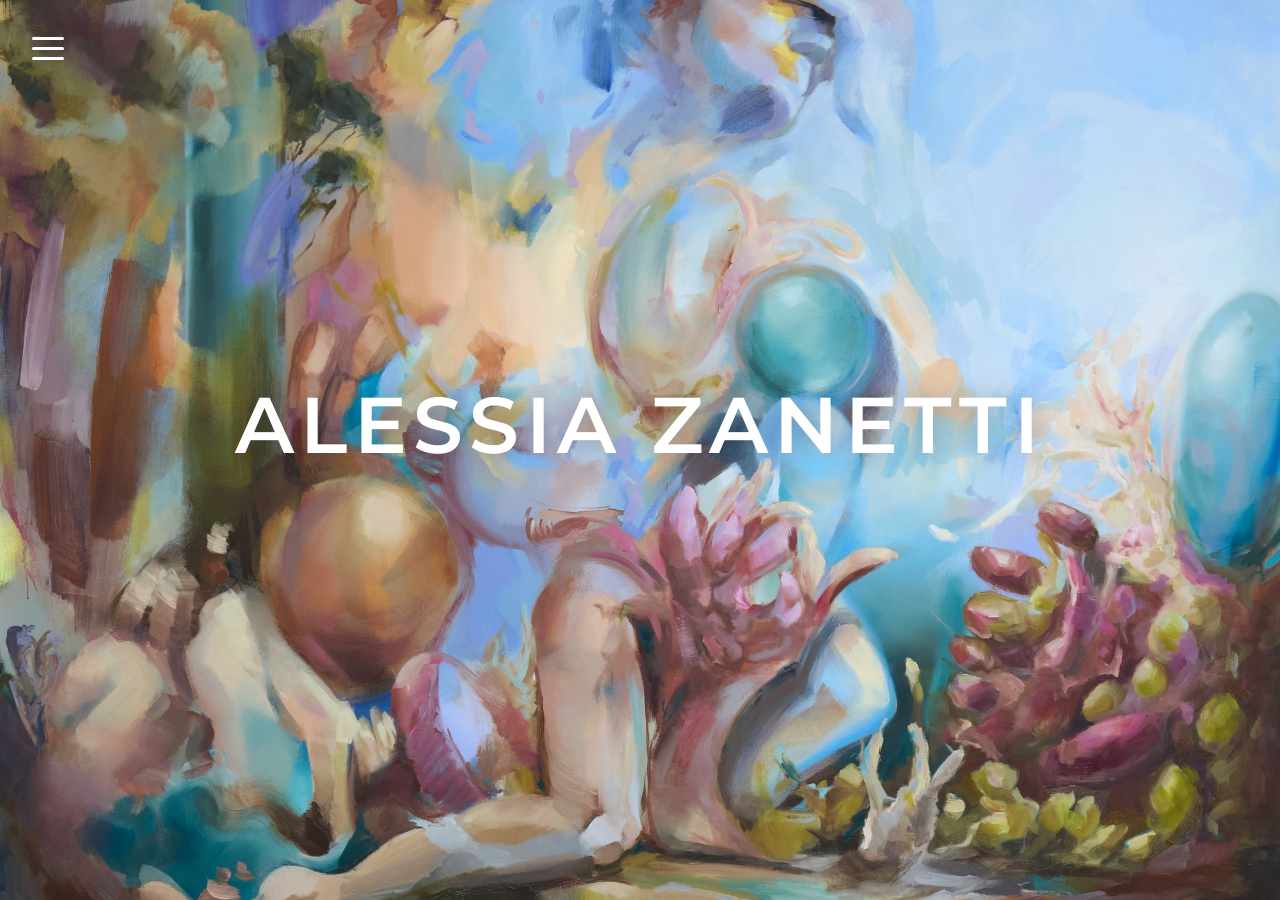
<file: index.html>
<!DOCTYPE html>
<html lang="en">
<head>
  <meta charset="utf-8">
  <meta name="viewport" content="width=device-width, initial-scale=1">
  <title>Alessia Zanetti</title>
  <meta name="description" content="Paintings by Alessia Zanetti, an Eora/Sydney-based artist working in oil on canvas.">
  <meta property="og:title" content="Alessia Zanetti">
  <meta property="og:description" content="Paintings by Alessia Zanetti, an Eora/Sydney-based artist working in oil on canvas.">
  <meta property="og:image" content="https://alessiazanetti.com/images/paintings/nothing-is-connected-to-everything.jpg">
  <link rel="preload" href="images/paintings/nothing-is-connected-to-everything.jpg" as="image">
  <link rel="preload" href="fonts/montserrat-latin-600-normal.woff2" as="font" type="font/woff2" crossorigin>
  <link rel="stylesheet" href="css/intro.css">
  <!-- without JavaScript, show the menu straight away -->
  <noscript><style>.intro-wash, .intro-nav, .intro-social { opacity: 1 !important; visibility: visible !important; transform: none !important; } .intro-name { color: var(--intro-ink) !important; text-shadow: none !important; } .menu-button { display: none; }</style></noscript>
</head>
<body class="intro">
  <!--
    Landing page. To change the painting, point the <img> below (and the preload
    link above) at another file in images/paintings/. It always fills the screen
    and keeps its proportions; object-position in css/intro.css sets which part
    stays in view.
  -->
  <img class="intro-bg" src="images/paintings/nothing-is-connected-to-everything.jpg" alt="">
  <div class="intro-wash"></div>

  <button class="menu-button" type="button" aria-expanded="false" aria-controls="intro-nav">
    <span></span><span></span><span></span>
    <b class="visually-hidden">Open menu</b>
  </button>

  <main class="intro-centre">
    <h1 class="intro-name">Alessia Zanetti</h1>
    <nav class="intro-nav" id="intro-nav" aria-label="Main">
      <ul>
        <li><a href="home.html">Home</a></li>
        <li><a href="gallery.html">Gallery</a></li>
        <li><a href="about.html">About</a></li>
        <li><a href="contact.html">Contact</a></li>
      </ul>
    </nav>
  </main>

  <div class="intro-social">
    <a href="https://www.instagram.com/alessia_zanetti/" target="_blank" rel="noopener" aria-label="Instagram">
      <svg viewBox="0 0 24 24" fill="none" stroke="currentColor" stroke-width="1.8" aria-hidden="true"><rect x="3" y="3" width="18" height="18" rx="5"/><circle cx="12" cy="12" r="4.2"/><circle cx="17.4" cy="6.6" r="0.6" fill="currentColor"/></svg>
    </a>
    <a href="mailto:alessia_zanetti@yahoo.it" aria-label="Email">
      <svg viewBox="0 0 24 24" fill="none" stroke="currentColor" stroke-width="1.8" aria-hidden="true"><rect x="3" y="5" width="18" height="14" rx="2"/><path d="m3.5 6.5 8.5 6.5 8.5-6.5"/></svg>
    </a>
  </div>

  <script src="js/intro.js" defer></script>
</body>
</html>
</file>
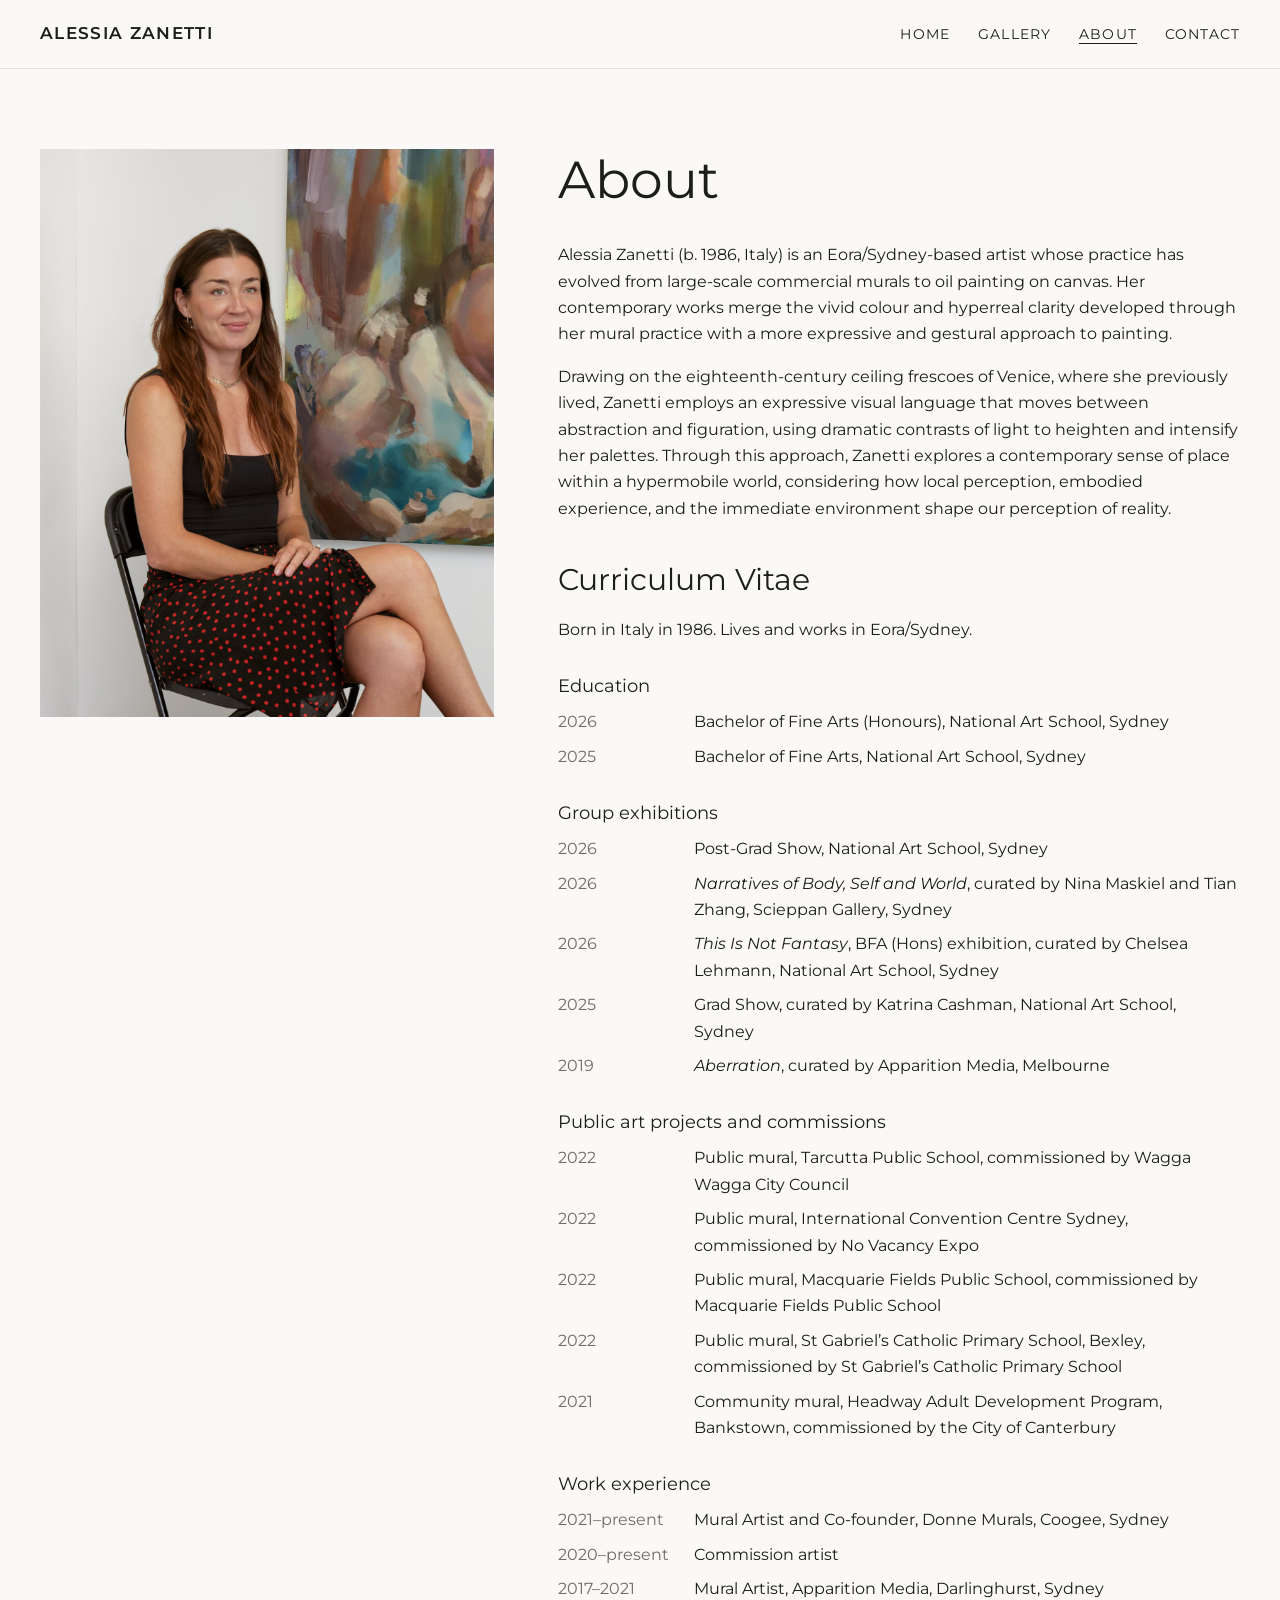
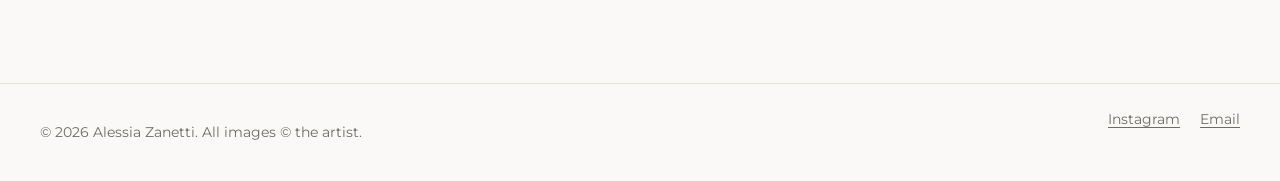
<file: about.html>
<!DOCTYPE html>
<html lang="en">
<head>
  <meta charset="utf-8">
  <meta name="viewport" content="width=device-width, initial-scale=1">
  <title>About — Alessia Zanetti</title>
  <meta name="description" content="Biography and CV of Alessia Zanetti, an Eora/Sydney-based painter working in oil on canvas.">
  <!-- Social sharing preview (replace image with a real painting) -->
  <meta property="og:title" content="About — Alessia Zanetti">
  <meta property="og:description" content="Biography and CV of Alessia Zanetti, an Eora/Sydney-based painter working in oil on canvas.">
  <meta property="og:image" content="https://alessiazanetti.com/images/paintings/nothing-is-connected-to-everything.jpg">
  <link rel="preload" href="fonts/montserrat-latin-400-normal.woff2" as="font" type="font/woff2" crossorigin>
  <link rel="preload" href="fonts/montserrat-latin-600-normal.woff2" as="font" type="font/woff2" crossorigin>
  <link rel="stylesheet" href="css/style.css">
</head>
<body>
  <a class="skip-link" href="#main">Skip to content</a>

  <header class="site-header">
    <div class="container">
      <a class="logo" href="index.html">Alessia Zanetti</a>
      <button class="nav-toggle" aria-expanded="false" aria-controls="site-nav">Menu</button>
      <nav class="site-nav" id="site-nav" aria-label="Main">
        <ul>
          <li><a href="home.html">Home</a></li>
          <li><a href="gallery.html">Gallery</a></li>
          <li><a href="about.html" aria-current="page">About</a></li>
          <li><a href="contact.html">Contact</a></li>
        </ul>
      </nav>
    </div>
  </header>

  <main id="main">
    <section class="section container about-grid">
      <!-- Portrait: replace images/portrait.jpg to change it (portrait format, 4:5, e.g. 1280 × 1600 px) -->
      <div class="portrait">
        <img src="images/portrait.jpg" alt="Alessia Zanetti">
      </div>

      <div>
        <h1>About</h1>
        <p>
          Alessia Zanetti (b. 1986, Italy) is an Eora/Sydney-based artist whose practice has
          evolved from large-scale commercial murals to oil painting on canvas. Her contemporary
          works merge the vivid colour and hyperreal clarity developed through her mural practice
          with a more expressive and gestural approach to painting.
        </p>
        <p>
          Drawing on the eighteenth-century ceiling frescoes of Venice, where she previously lived,
          Zanetti employs an expressive visual language that moves between abstraction and
          figuration, using dramatic contrasts of light to heighten and intensify her palettes.
          Through this approach, Zanetti explores a contemporary sense of place within a
          hypermobile world, considering how local perception, embodied experience, and the
          immediate environment shape our perception of reality.
        </p>

        <div class="cv">
          <h2>Curriculum Vitae</h2>
          <p class="meta">Born in Italy in 1986. Lives and works in Eora/Sydney.</p>

          <h3>Education</h3>
          <dl>
            <dt>2026</dt><dd>Bachelor of Fine Arts (Honours), National Art School, Sydney</dd>
            <dt>2025</dt><dd>Bachelor of Fine Arts, National Art School, Sydney</dd>
          </dl>

          <h3>Group exhibitions</h3>
          <dl>
            <dt>2026</dt><dd>Post-Grad Show, National Art School, Sydney</dd>
            <dt>2026</dt><dd><em>Narratives of Body, Self and World</em>, curated by Nina Maskiel and Tian Zhang, Scieppan Gallery, Sydney</dd>
            <dt>2026</dt><dd><em>This Is Not Fantasy</em>, BFA (Hons) exhibition, curated by Chelsea Lehmann, National Art School, Sydney</dd>
            <dt>2025</dt><dd>Grad Show, curated by Katrina Cashman, National Art School, Sydney</dd>
            <dt>2019</dt><dd><em>Aberration</em>, curated by Apparition Media, Melbourne</dd>
          </dl>

          <h3>Public art projects and commissions</h3>
          <dl>
            <dt>2022</dt><dd>Public mural, Tarcutta Public School, commissioned by Wagga Wagga City Council</dd>
            <dt>2022</dt><dd>Public mural, International Convention Centre Sydney, commissioned by No Vacancy Expo</dd>
            <dt>2022</dt><dd>Public mural, Macquarie Fields Public School, commissioned by Macquarie Fields Public School</dd>
            <dt>2022</dt><dd>Public mural, St Gabriel&rsquo;s Catholic Primary School, Bexley, commissioned by St Gabriel&rsquo;s Catholic Primary School</dd>
            <dt>2021</dt><dd>Community mural, Headway Adult Development Program, Bankstown, commissioned by the City of Canterbury</dd>
          </dl>

          <h3>Work experience</h3>
          <dl>
            <dt>2021&ndash;present</dt><dd>Mural Artist and Co-founder, Donne Murals, Coogee, Sydney</dd>
            <dt>2020&ndash;present</dt><dd>Commission artist</dd>
            <dt>2017&ndash;2021</dt><dd>Mural Artist, Apparition Media, Darlinghurst, Sydney</dd>
          </dl>
        </div>
      </div>
    </section>
  </main>

  <footer class="site-footer">
    <div class="container">
      <p>&copy; <span data-year>2026</span> Alessia Zanetti. All images &copy; the artist.</p>
      <ul>
        <li><a href="https://www.instagram.com/alessia_zanetti/" target="_blank" rel="noopener">Instagram</a></li>
        <li><a href="mailto:alessia_zanetti@yahoo.it">Email</a></li>
      </ul>
    </div>
  </footer>

  <script src="js/gallery.js" defer></script>
</body>
</html>
</file>
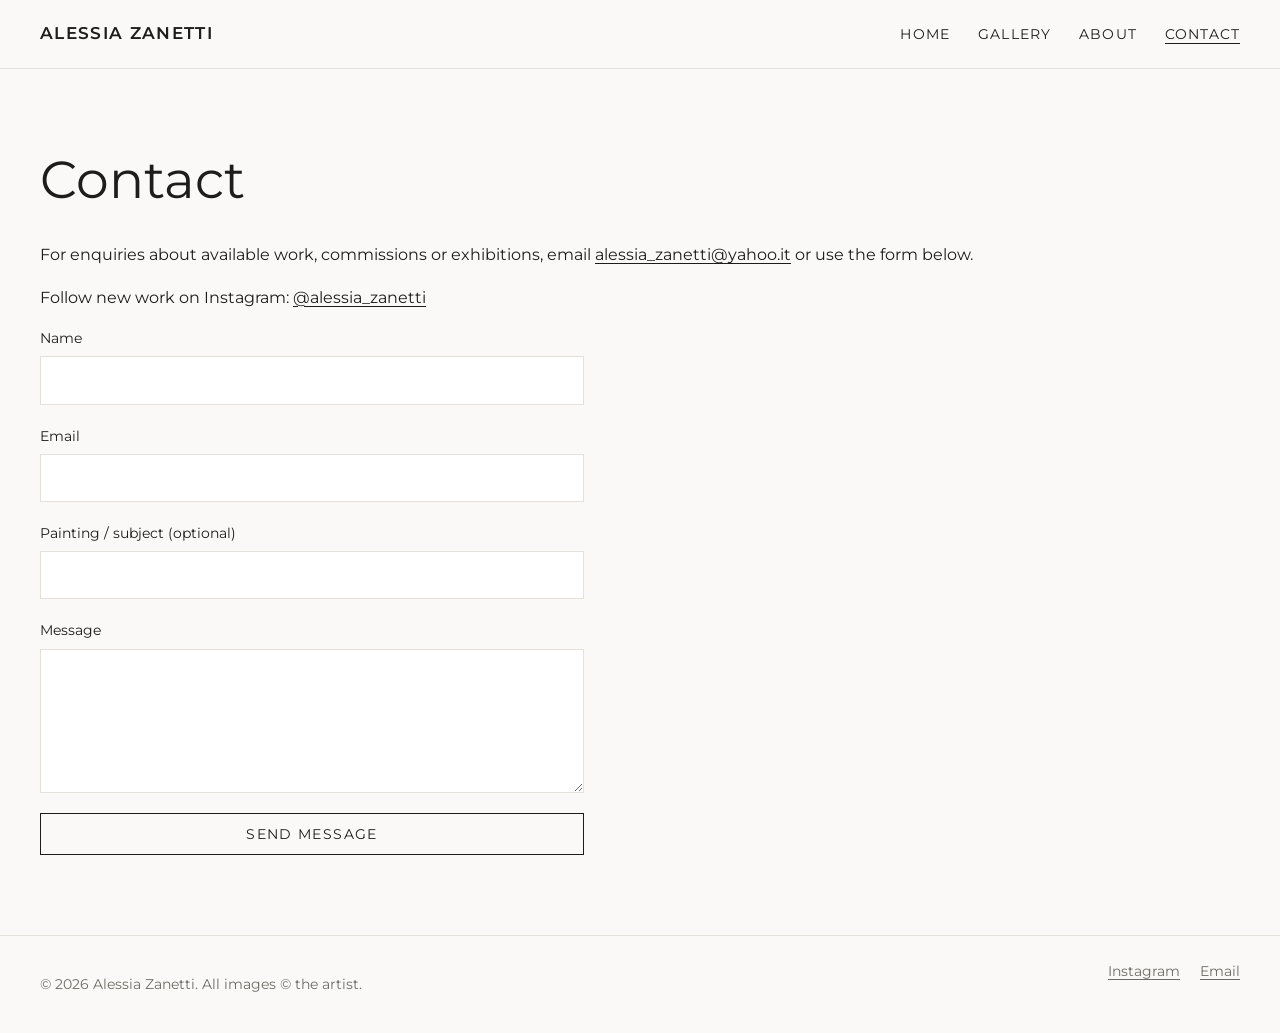
<file: contact.html>
<!DOCTYPE html>
<html lang="en">
<head>
  <meta charset="utf-8">
  <meta name="viewport" content="width=device-width, initial-scale=1">
  <title>Contact — Alessia Zanetti</title>
  <meta name="description" content="Contact Alessia Zanetti about commissions, sales and exhibitions.">
  <!-- Social sharing preview (replace image with a real painting) -->
  <meta property="og:title" content="Contact — Alessia Zanetti">
  <meta property="og:description" content="Contact Alessia Zanetti about commissions, sales and exhibitions.">
  <meta property="og:image" content="https://alessiazanetti.com/images/paintings/nothing-is-connected-to-everything.jpg">
  <link rel="preload" href="fonts/montserrat-latin-400-normal.woff2" as="font" type="font/woff2" crossorigin>
  <link rel="preload" href="fonts/montserrat-latin-600-normal.woff2" as="font" type="font/woff2" crossorigin>
  <link rel="stylesheet" href="css/style.css">
</head>
<body>
  <a class="skip-link" href="#main">Skip to content</a>

  <header class="site-header">
    <div class="container">
      <a class="logo" href="index.html">Alessia Zanetti</a>
      <button class="nav-toggle" aria-expanded="false" aria-controls="site-nav">Menu</button>
      <nav class="site-nav" id="site-nav" aria-label="Main">
        <ul>
          <li><a href="home.html">Home</a></li>
          <li><a href="gallery.html">Gallery</a></li>
          <li><a href="about.html">About</a></li>
          <li><a href="contact.html" aria-current="page">Contact</a></li>
        </ul>
      </nav>
    </div>
  </header>

  <main id="main">
    <section class="section container">
      <h1>Contact</h1>
      <p>
        For enquiries about available work, commissions or exhibitions, email
        <a href="mailto:alessia_zanetti@yahoo.it">alessia_zanetti@yahoo.it</a> or use the form below.
      </p>
      <p>
        Follow new work on Instagram:
        <a href="https://www.instagram.com/alessia_zanetti/" target="_blank" rel="noopener">@alessia_zanetti</a>
      </p>

      <!--
        GitHub Pages can't process forms itself, so submissions go to Formspree
        (formspree.io, form xgaabarr), which emails them on. Manage it in the Formspree dashboard.
      -->
      <form class="contact-form" action="https://formspree.io/f/xgaabarr" method="POST">
        <label>Name
          <input type="text" name="name" autocomplete="name" required>
        </label>
        <label>Email
          <input type="email" name="email" autocomplete="email" required>
        </label>
        <label>Painting / subject (optional)
          <input type="text" name="subject">
        </label>
        <label>Message
          <textarea name="message" required></textarea>
        </label>
        <!-- spam honeypot: humans never see this -->
        <input type="text" name="_gotcha" class="visually-hidden" tabindex="-1" autocomplete="off">
        <button class="button" type="submit">Send message</button>
      </form>
    </section>
  </main>

  <footer class="site-footer">
    <div class="container">
      <p>&copy; <span data-year>2026</span> Alessia Zanetti. All images &copy; the artist.</p>
      <ul>
        <li><a href="https://www.instagram.com/alessia_zanetti/" target="_blank" rel="noopener">Instagram</a></li>
        <li><a href="mailto:alessia_zanetti@yahoo.it">Email</a></li>
      </ul>
    </div>
  </footer>

  <script src="js/gallery.js" defer></script>
</body>
</html>
</file>
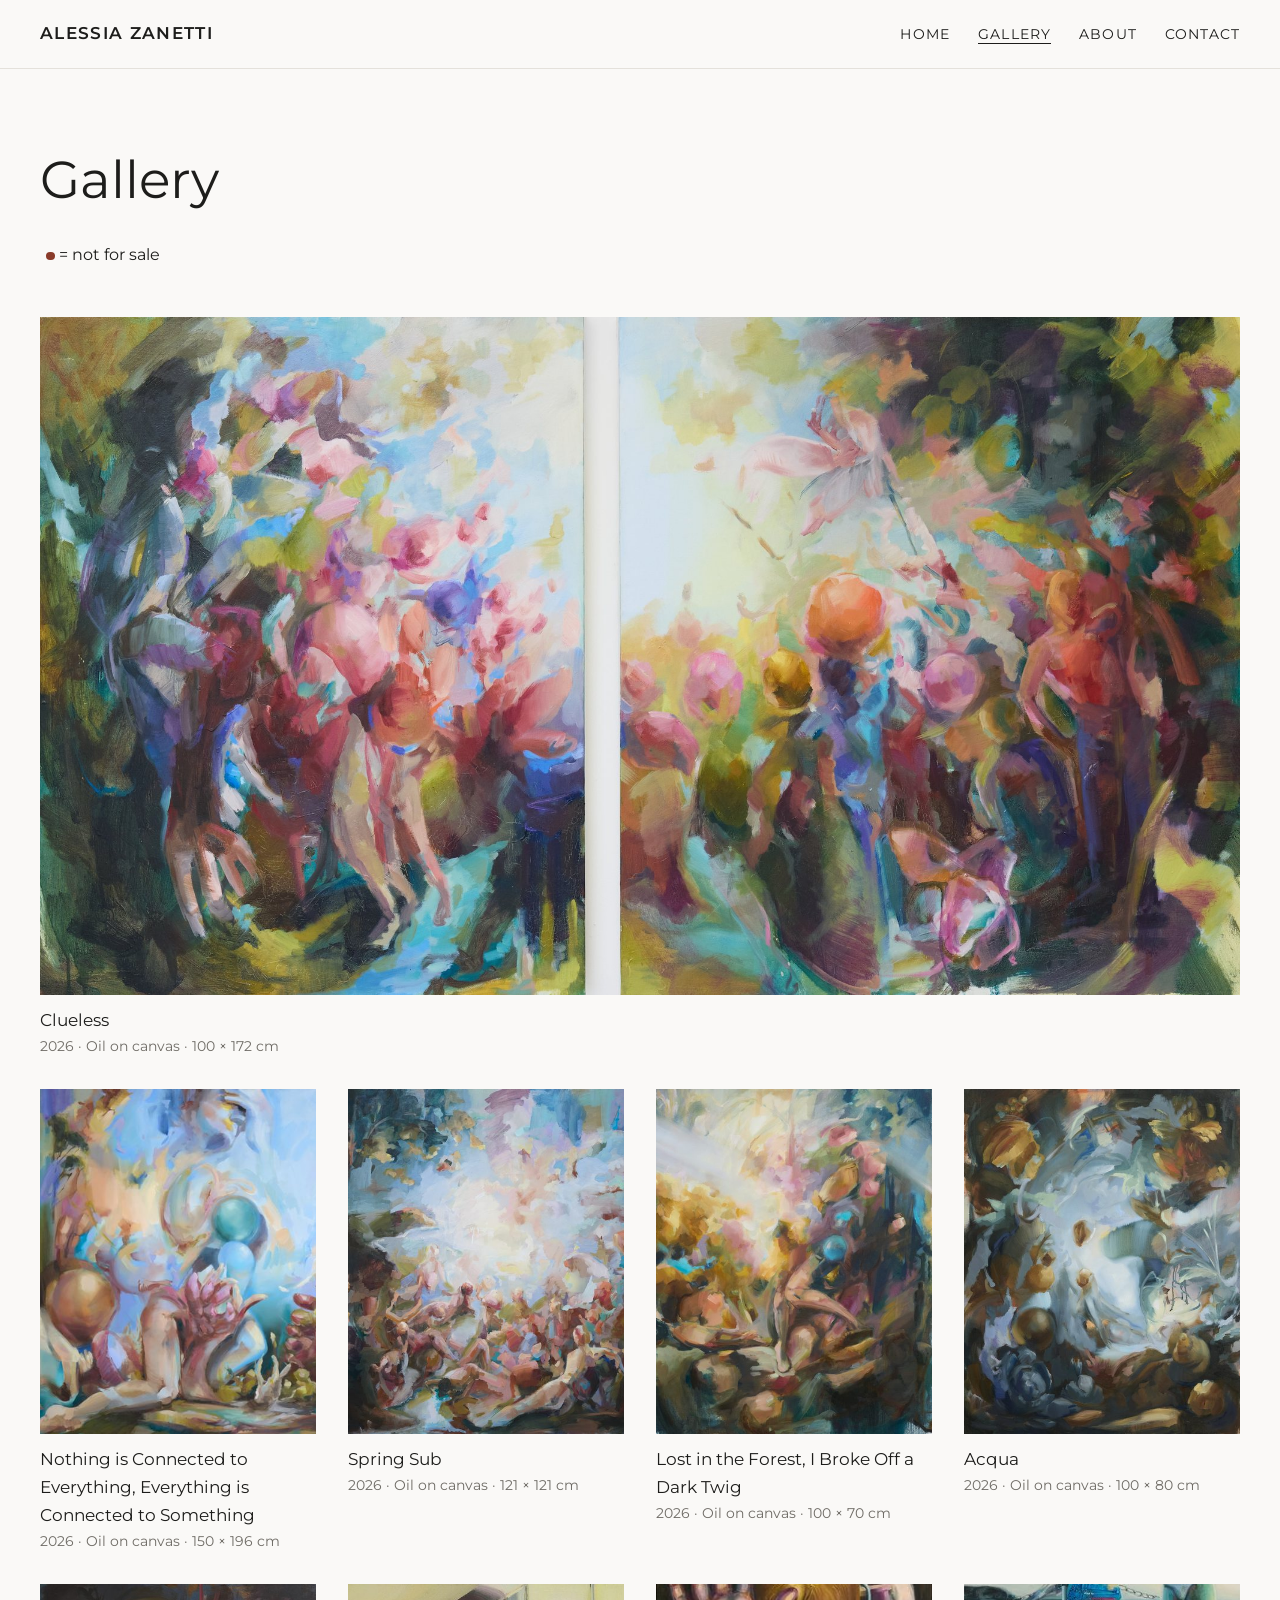
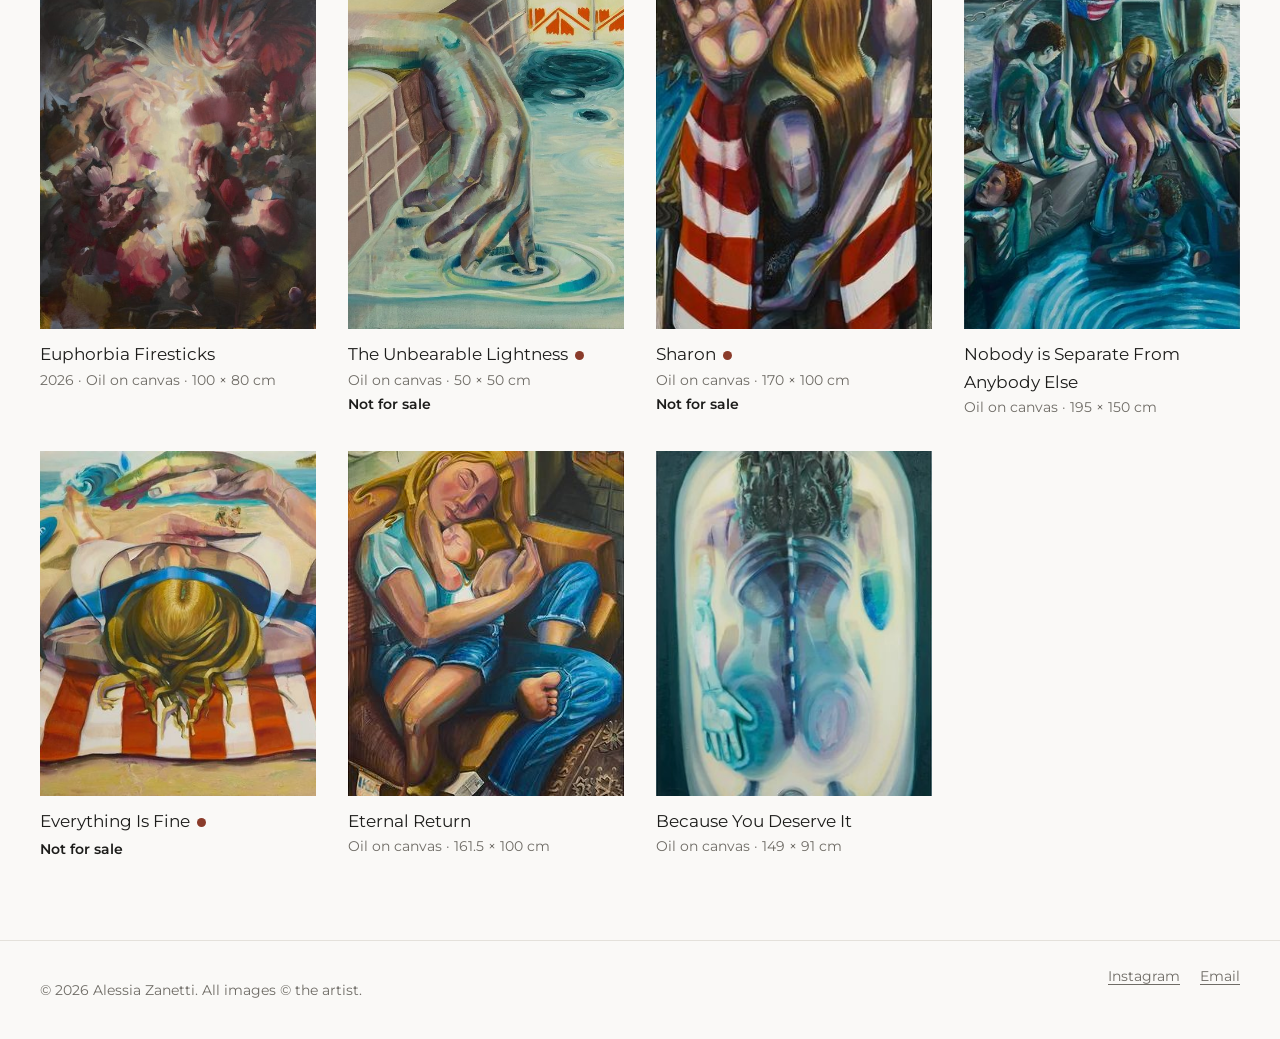
<file: gallery.html>
<!DOCTYPE html>
<html lang="en">
<head>
  <meta charset="utf-8">
  <meta name="viewport" content="width=device-width, initial-scale=1">
  <title>Gallery — Alessia Zanetti</title>
  <meta name="description" content="The complete catalogue of paintings by Alessia Zanetti.">
  <!-- Social sharing preview (replace image with a real painting) -->
  <meta property="og:title" content="Gallery — Alessia Zanetti">
  <meta property="og:description" content="The complete catalogue of paintings by Alessia Zanetti.">
  <meta property="og:image" content="https://alessiazanetti.com/images/paintings/nothing-is-connected-to-everything.jpg">
  <link rel="preload" href="fonts/montserrat-latin-400-normal.woff2" as="font" type="font/woff2" crossorigin>
  <link rel="preload" href="fonts/montserrat-latin-600-normal.woff2" as="font" type="font/woff2" crossorigin>
  <link rel="stylesheet" href="css/style.css">
</head>
<body>
  <a class="skip-link" href="#main">Skip to content</a>

  <header class="site-header">
    <div class="container">
      <a class="logo" href="index.html">Alessia Zanetti</a>
      <button class="nav-toggle" aria-expanded="false" aria-controls="site-nav">Menu</button>
      <nav class="site-nav" id="site-nav" aria-label="Main">
        <ul>
          <li><a href="home.html">Home</a></li>
          <li><a href="gallery.html" aria-current="page">Gallery</a></li>
          <li><a href="about.html">About</a></li>
          <li><a href="contact.html">Contact</a></li>
        </ul>
      </nav>
    </div>
  </header>

  <main id="main">
    <section class="section container">
      <h1>Gallery</h1>
      <p class="meta"><span class="sold"></span> = not for sale</p>
      <div class="filters" data-filters aria-label="Filter by series"></div>
      <!-- Every painting in data/paintings.json, newest first -->
      <div class="grid" data-gallery="all"></div>
    </section>
  </main>

  <footer class="site-footer">
    <div class="container">
      <p>&copy; <span data-year>2026</span> Alessia Zanetti. All images &copy; the artist.</p>
      <ul>
        <li><a href="https://www.instagram.com/alessia_zanetti/" target="_blank" rel="noopener">Instagram</a></li>
        <li><a href="mailto:alessia_zanetti@yahoo.it">Email</a></li>
      </ul>
    </div>
  </footer>

  <script src="js/gallery.js" defer></script>
</body>
</html>
</file>
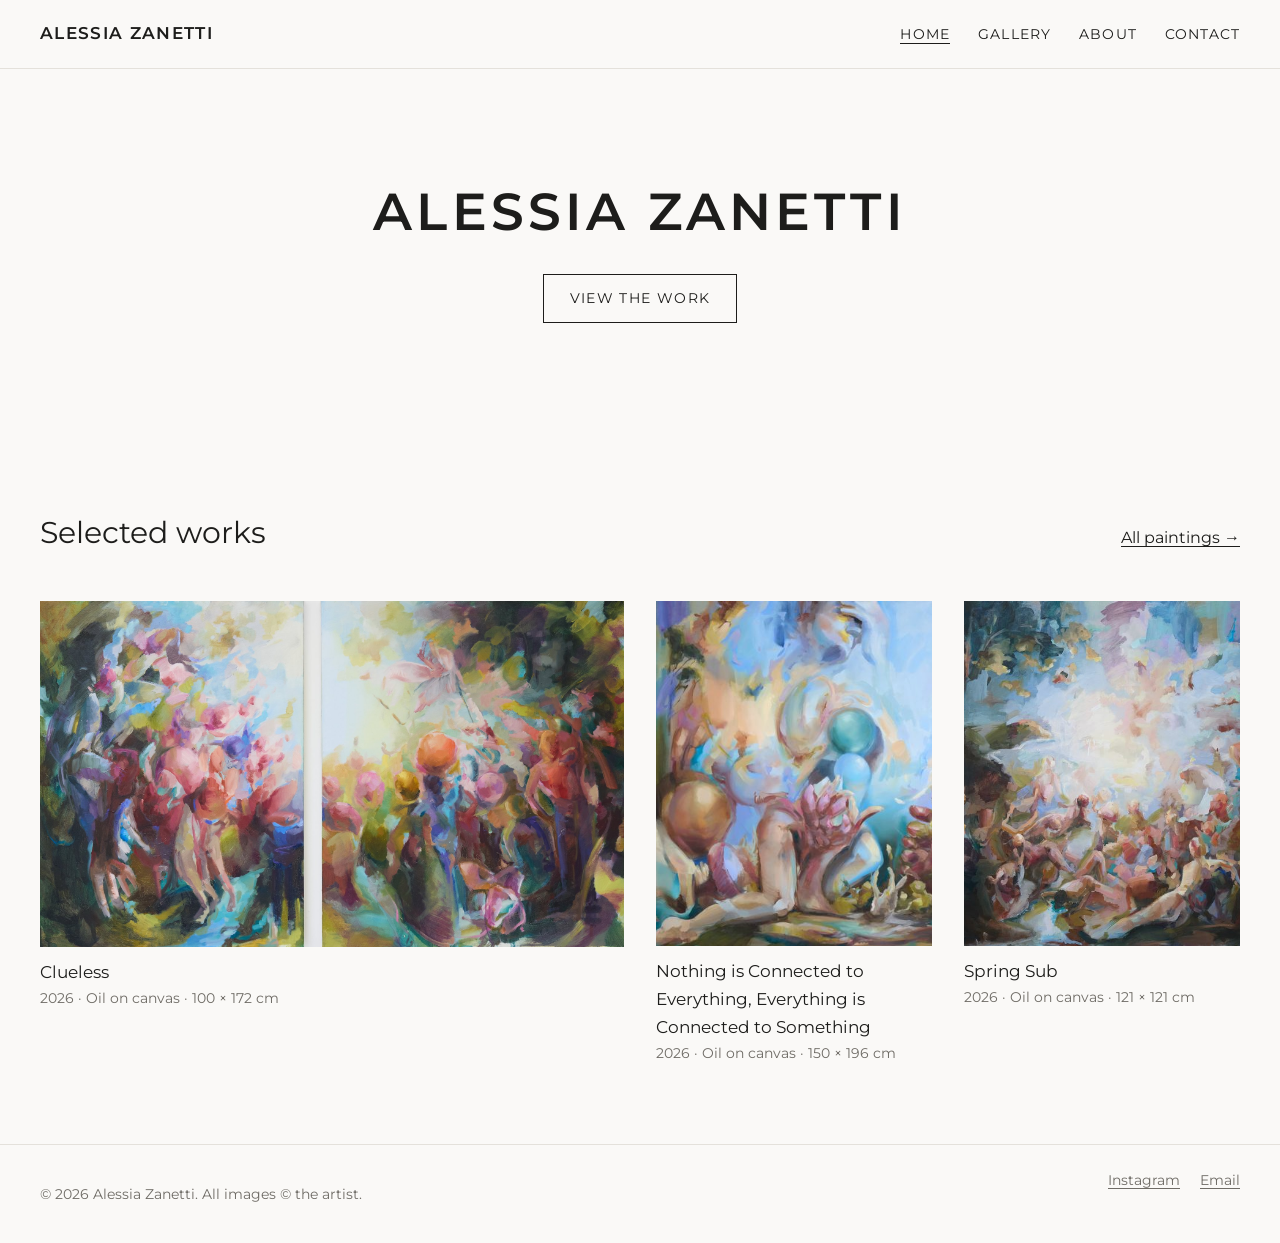
<file: home.html>
<!DOCTYPE html>
<html lang="en">
<head>
  <meta charset="utf-8">
  <meta name="viewport" content="width=device-width, initial-scale=1">
  <title>Home — Alessia Zanetti</title>
  <meta name="description" content="Paintings by Alessia Zanetti, an Eora/Sydney-based artist working in oil on canvas.">
  <!-- Social sharing preview (replace image with a real painting) -->
  <meta property="og:title" content="Home — Alessia Zanetti">
  <meta property="og:description" content="Paintings by Alessia Zanetti, an Eora/Sydney-based artist working in oil on canvas.">
  <meta property="og:image" content="https://alessiazanetti.com/images/paintings/nothing-is-connected-to-everything.jpg">
  <link rel="preload" href="fonts/montserrat-latin-400-normal.woff2" as="font" type="font/woff2" crossorigin>
  <link rel="preload" href="fonts/montserrat-latin-600-normal.woff2" as="font" type="font/woff2" crossorigin>
  <link rel="stylesheet" href="css/style.css">
</head>
<body>
  <a class="skip-link" href="#main">Skip to content</a>

  <header class="site-header">
    <div class="container">
      <a class="logo" href="index.html">Alessia Zanetti</a>
      <button class="nav-toggle" aria-expanded="false" aria-controls="site-nav">Menu</button>
      <nav class="site-nav" id="site-nav" aria-label="Main">
        <ul>
          <li><a href="home.html" aria-current="page">Home</a></li>
          <li><a href="gallery.html">Gallery</a></li>
          <li><a href="about.html">About</a></li>
          <li><a href="contact.html">Contact</a></li>
        </ul>
      </nav>
    </div>
  </header>

  <main id="main">
    <section class="hero container">
      <h1 class="artist-name">Alessia Zanetti</h1>
      <a class="button" href="gallery.html">View the work</a>
    </section>

    <section class="section container" aria-labelledby="featured-heading">
      <div class="section-head">
        <h2 id="featured-heading">Selected works</h2>
        <a href="gallery.html">All paintings &rarr;</a>
      </div>
      <!-- Paintings with "featured": true in data/paintings.json appear here -->
      <div class="grid" data-gallery="featured" data-limit="3"></div>
    </section>
  </main>

  <footer class="site-footer">
    <div class="container">
      <p>&copy; <span data-year>2026</span> Alessia Zanetti. All images &copy; the artist.</p>
      <ul>
        <li><a href="https://www.instagram.com/alessia_zanetti/" target="_blank" rel="noopener">Instagram</a></li>
        <li><a href="mailto:alessia_zanetti@yahoo.it">Email</a></li>
      </ul>
    </div>
  </footer>

  <script src="js/gallery.js" defer></script>
</body>
</html>
</file>
<file: css/intro.css>
/* ==========================================================================
   Landing page (index.html)
   A full-screen painting with the artist's name. The round menu button
   (top left) washes the painting out, recolours the name and reveals the menu.
   ========================================================================== */

@font-face { font-family: "Montserrat"; font-weight: 500; font-style: normal; font-display: swap;
  src: url("../fonts/montserrat-latin-500-normal.woff2") format("woff2"); }
@font-face { font-family: "Montserrat"; font-weight: 600; font-style: normal; font-display: swap;
  src: url("../fonts/montserrat-latin-600-normal.woff2") format("woff2"); }

:root {
  --intro-ink: #111;         /* name, menu icon and links when the menu is open */
  --intro-text: #1f1f1f;
  --intro-wash: rgba(250, 250, 249, 0.62);   /* raise towards 1 for a whiter overlay */
  --intro-speed: 0.6s;
  --intro-font: "Montserrat", "Helvetica Neue", Arial, sans-serif;
}

*, *::before, *::after { box-sizing: border-box; }

html, body { height: 100%; }

body.intro {
  margin: 0;
  overflow: hidden;
  background: #2a2a2a;
  font-family: var(--intro-font);
  -webkit-font-smoothing: antialiased;
}

/* ---------- painting + wash ---------- */

.intro-bg {
  position: fixed;
  inset: 0;
  width: 100%;
  height: 100%;
  object-fit: cover;          /* keeps the painting's proportions, crops to fill */
  object-position: 50% 45%;   /* which part stays in view when cropped */
}

.intro-wash {
  position: fixed;
  inset: 0;
  background: var(--intro-wash);
  opacity: 0;
  transition: opacity var(--intro-speed) ease;
  pointer-events: none;
}
.menu-open .intro-wash { opacity: 1; }

/* ---------- centre: name + menu ---------- */

.intro-centre {
  position: fixed;
  inset: 0;
  display: flex;
  flex-direction: column;
  align-items: center;
  justify-content: center;
  padding: 1.5rem;
  text-align: center;
}

.intro-name {
  margin: 0;
  color: #fff;
  font-weight: 600;
  font-size: clamp(2.1rem, 6.2vw, 5rem);
  line-height: 1.1;
  letter-spacing: 0.08em;
  text-transform: uppercase;
  text-shadow: 0 2px 28px rgba(0, 0, 0, 0.35);
  transition: color var(--intro-speed) ease, text-shadow var(--intro-speed) ease;
}
.menu-open .intro-name {
  color: var(--intro-ink);
  text-shadow: none;
}

.intro-nav {
  margin-top: 2rem;
  opacity: 0;
  visibility: hidden;
  transform: translateY(8px);
  transition: opacity var(--intro-speed) ease, transform var(--intro-speed) ease,
              visibility 0s linear var(--intro-speed);
}
.menu-open .intro-nav {
  opacity: 1;
  visibility: visible;
  transform: none;
  transition: opacity var(--intro-speed) ease 0.1s, transform var(--intro-speed) ease 0.1s,
              visibility 0s;
}

.intro-nav ul {
  display: flex;
  flex-wrap: wrap;
  justify-content: center;
  gap: 0.6rem 1.6rem;
  list-style: none;
  margin: 0;
  padding: 0;
}
.intro-nav a {
  color: var(--intro-text);
  text-decoration: none;
  font-weight: 600;
  font-size: 0.8rem;
  letter-spacing: 0.16em;
  text-shadow: 0 0 12px rgba(255, 255, 255, 0.9);  /* keeps links readable over the painting */
  text-transform: uppercase;
  transition: color 0.2s, text-shadow 0.2s;
}
.intro-nav a:hover,
.intro-nav a:focus-visible {
  color: #fff;
  text-shadow: 0 0 10px rgba(0, 0, 0, 0.55);  /* dark halo so white text stays readable */
}

@media (max-width: 520px) {
  .intro-nav ul { flex-direction: column; gap: 1.1rem; }
  .intro-nav a { font-size: 0.9rem; }
}

/* ---------- social icons (bottom) ---------- */

.intro-social {
  position: fixed;
  left: 0;
  right: 0;
  bottom: 2.25rem;
  display: flex;
  justify-content: center;
  gap: 1.25rem;
  opacity: 0;
  visibility: hidden;
  transition: opacity var(--intro-speed) ease, visibility 0s linear var(--intro-speed);
}
.menu-open .intro-social {
  opacity: 1;
  visibility: visible;
  transition: opacity var(--intro-speed) ease 0.15s, visibility 0s;
}
.intro-social a { color: var(--intro-ink); display: block; padding: 0.25rem; }
.intro-social a:hover,
.intro-social a:focus-visible { color: #fff; }
.intro-social a:hover svg,
.intro-social a:focus-visible svg { filter: drop-shadow(0 0 6px rgba(0, 0, 0, 0.55)); }
.intro-social svg { filter: drop-shadow(0 0 6px rgba(255, 255, 255, 0.9)); }
.intro-social svg { width: 18px; height: 18px; display: block; }

/* ---------- menu button (top left) ---------- */

.menu-button {
  position: fixed;
  top: 1.25rem;
  left: 1.25rem;
  z-index: 5;
  width: 56px;
  height: 56px;
  padding: 0;
  border: 0;
  background: none;
  cursor: pointer;
  filter: drop-shadow(0 1px 6px rgba(0, 0, 0, 0.35));   /* visible on light or dark paint */
  transition: filter var(--intro-speed) ease;
}
.menu-button:focus-visible { outline: 2px solid var(--intro-ink); outline-offset: 2px; }

.menu-button span {
  position: absolute;
  left: 12px;
  width: 32px;
  height: 2.5px;
  border-radius: 2px;
  background: #fff;
  transition: transform 0.35s ease, opacity 0.25s ease, background var(--intro-speed) ease;
}
.menu-button span:nth-child(1) { top: 17px; }
.menu-button span:nth-child(2) { top: 27px; }
.menu-button span:nth-child(3) { top: 37px; }

.menu-open .menu-button { filter: none; }
.menu-open .menu-button span { background: var(--intro-ink); }
.menu-open .menu-button span:nth-child(1) { transform: translateY(10px) rotate(45deg); }
.menu-open .menu-button span:nth-child(2) { opacity: 0; }
.menu-open .menu-button span:nth-child(3) { transform: translateY(-10px) rotate(-45deg); }

.visually-hidden {
  position: absolute !important;
  width: 1px; height: 1px;
  overflow: hidden;
  clip: rect(0 0 0 0);
  white-space: nowrap;
}

@media (prefers-reduced-motion: reduce) {
  * { transition: none !important; }
}
</file>
<file: css/style.css>
/* ==========================================================================
   Alessia Zanetti — portfolio styles
   Edit the variables below to change the whole site's look.
   ========================================================================== */

/* Montserrat (self-hosted, SIL Open Font License) is used for all text. */
@font-face { font-family: "Montserrat"; font-weight: 400; font-style: normal; font-display: swap;
  src: url("../fonts/montserrat-latin-400-normal.woff2") format("woff2"); }
@font-face { font-family: "Montserrat"; font-weight: 400; font-style: italic; font-display: swap;
  src: url("../fonts/montserrat-latin-400-italic.woff2") format("woff2"); }
@font-face { font-family: "Montserrat"; font-weight: 600; font-style: normal; font-display: swap;
  src: url("../fonts/montserrat-latin-600-normal.woff2") format("woff2"); }

:root {
  --bg: #faf9f7;      /* soft off-white page background */
  --text: #1d1d1b;
  --muted: #6f6c66;
  --line: #e4e1db;
  --accent: #8a3b2a;

  --font-body: "Montserrat", "Helvetica Neue", Arial, sans-serif;
  --font-display: var(--font-body);   /* headings */
  --font-name: var(--font-body);      /* the artist's name */

  --max-width: 1200px;
  --gap: clamp(1rem, 2.5vw, 2rem);
}

*,
*::before,
*::after { box-sizing: border-box; }

html { scroll-behavior: smooth; }

body {
  margin: 0;
  background: var(--bg);
  color: var(--text);
  font: 1rem/1.65 var(--font-body);
  -webkit-font-smoothing: antialiased;
  display: flex;
  flex-direction: column;
  min-height: 100vh;
}

main { flex: 1; }

/* ---------- Page backgrounds ----------
   A fixed layer behind the page. background-size: cover keeps each image's
   proportions and crops the edges to fill any screen size.
   Choose a background per page with a class on <body>, e.g. <body class="bg-stone">. */

body::before {
  content: "";
  position: fixed;
  inset: 0;
  z-index: -1;
  background: var(--bg) var(--bg-image, none) center / cover no-repeat;
  pointer-events: none;
}
.bg-marble-light { --bg-image: url("../images/backgrounds/marble-light.jpg"); }
.bg-plaster      { --bg-image: url("../images/backgrounds/plaster.jpg"); }
.bg-marble-taupe { --bg-image: url("../images/backgrounds/marble-taupe.jpg"); }
.bg-stone        { --bg-image: url("../images/backgrounds/stone.jpg"); }

img { max-width: 100%; height: auto; display: block; }

a { color: inherit; text-underline-offset: 0.2em; }
a:hover { color: var(--accent); }

h1, h2, h3 {
  font-family: var(--font-display);
  font-weight: normal;
  line-height: 1.2;
  margin: 0 0 0.6em;
}
h1 { font-size: clamp(2rem, 5vw, 3.25rem); }
h2 { font-size: clamp(1.4rem, 3vw, 1.9rem); }
h3 { font-size: 1.15rem; }

.container {
  width: min(100% - 2 * var(--gap), var(--max-width));
  margin-inline: auto;
}

.skip-link {
  position: absolute;
  left: -999px;
  background: var(--text);
  color: var(--bg);
  padding: 0.5rem 1rem;
  z-index: 100;
}
.skip-link:focus { left: 1rem; top: 1rem; }

/* ---------- Header / nav ---------- */

.site-header { border-bottom: 1px solid var(--line); }
.site-header .container {
  display: flex;
  align-items: center;
  justify-content: space-between;
  gap: 1rem;
  padding-block: 1.25rem;
}

.logo,
.artist-name {
  font-family: var(--font-name);
  font-weight: 600;
  text-transform: uppercase;
  letter-spacing: 0.08em;
}
.logo {
  font-size: 1.05rem;
  text-decoration: none;
}

.nav-toggle {
  display: none;
  background: none;
  border: 1px solid var(--line);
  padding: 0.4rem 0.75rem;
  font: inherit;
  cursor: pointer;
}

.site-nav ul {
  display: flex;
  gap: 1.75rem;
  list-style: none;
  margin: 0;
  padding: 0;
}
.site-nav a {
  text-decoration: none;
  font-size: 0.9rem;
  letter-spacing: 0.08em;
  text-transform: uppercase;
}
.site-nav a[aria-current="page"] {
  border-bottom: 1px solid currentColor;
}

@media (max-width: 640px) {
  .nav-toggle { display: block; }
  .site-nav { display: none; width: 100%; }
  .site-nav.open { display: block; }
  .site-header .container { flex-wrap: wrap; }
  .site-nav ul { flex-direction: column; gap: 0.75rem; padding-top: 0.5rem; }
}

/* ---------- Sections ---------- */

.section { padding-block: clamp(2.5rem, 7vw, 5rem); }

.hero {
  padding-block: clamp(3rem, 10vw, 7rem);
  text-align: center;
}
.hero p {
  color: var(--muted);
  max-width: 38rem;
  margin: 0 auto 2rem;
  font-size: 1.1rem;
}

.button {
  display: inline-block;
  padding: 0.75rem 1.6rem;
  border: 1px solid var(--text);
  text-decoration: none;
  font-size: 0.85rem;
  letter-spacing: 0.1em;
  text-transform: uppercase;
  background: none;
  cursor: pointer;
  font-family: inherit;
  color: var(--text);
}
.button:hover { background: var(--text); color: var(--bg); }

.section-head {
  display: flex;
  justify-content: space-between;
  align-items: baseline;
  gap: 1rem;
  margin-bottom: 2rem;
}

/* ---------- Gallery grid ---------- */

.filters {
  display: flex;
  flex-wrap: wrap;
  gap: 0.5rem;
  margin-bottom: 2rem;
}
.filters button {
  background: none;
  border: 1px solid var(--line);
  padding: 0.4rem 0.9rem;
  font: inherit;
  font-size: 0.85rem;
  cursor: pointer;
  color: var(--muted);
}
.filters button[aria-pressed="true"] {
  border-color: var(--text);
  color: var(--text);
}

.grid {
  display: grid;
  grid-template-columns: repeat(auto-fill, minmax(260px, 1fr));
  gap: var(--gap);
}

.card { margin: 0; }

/* Wide works (e.g. diptychs): "layout": "wide" in paintings.json.
   Gallery page: a full row of its own, shown uncropped.
   Home page (selected works): two columns wide. Phones: full width, uncropped. */
.card.card--wide .frame { aspect-ratio: auto; }
.card.card--wide img { height: auto; }
[data-gallery="all"] .card--wide { grid-column: 1 / -1; }
@media (min-width: 640px) {
  [data-gallery="featured"] .card--wide { grid-column: span 2; }
  [data-gallery="featured"] .card.card--wide .frame { aspect-ratio: 1.69; }
  [data-gallery="featured"] .card.card--wide img { height: 100%; }
}

.card button {
  display: block;
  width: 100%;
  padding: 0;
  border: 0;
  background: none;
  cursor: zoom-in;
  font: inherit;
  color: inherit;
  text-align: left;
}
.card .frame {
  aspect-ratio: 4 / 5;
  overflow: hidden;
  background: var(--line);
}
.card img {
  width: 100%;
  height: 100%;
  object-fit: cover;
  transition: transform 0.4s ease, opacity 0.3s;
}
.card button:hover img,
.card button:focus-visible img { transform: scale(1.03); }

.card figcaption { padding-top: 0.75rem; }
.card .title { font-family: var(--font-display); font-size: 1.05rem; }
.card .meta { color: var(--muted); font-size: 0.85rem; }
.card .price { font-size: 0.85rem; font-weight: 600; margin-top: 0.15rem; }
.sold::after {
  content: "";
  display: inline-block;
  width: 0.55em;
  height: 0.55em;
  margin-left: 0.4em;
  border-radius: 50%;
  background: var(--accent);
  vertical-align: middle;
}

/* ---------- Lightbox ---------- */

.lightbox {
  border: 0;
  padding: 0;
  max-width: 100vw;
  max-height: 100vh;
  width: 100vw;
  height: 100vh;
  background: rgb(20, 20, 18);
  color: #f2f0ec;
  overflow-y: auto;              /* scroll down for detail images */
  overscroll-behavior: contain;
}
.lightbox::backdrop { background: transparent; }
.lightbox-inner {
  height: 100%;
  display: grid;
  grid-template-rows: minmax(0, 1fr) auto;
  place-items: center;
  padding: 3.5rem 4rem 1.5rem;
}
.lightbox-inner img {
  width: 100%;
  height: 100%;
  object-fit: contain;
}
.lightbox-caption {
  text-align: center;
  padding-top: 1rem;
  font-size: 0.9rem;
}
.lightbox-caption .title { font-family: var(--font-display); font-size: 1.15rem; }
.lightbox-caption .meta { color: #b3afa7; }
.lb-more {
  display: inline-block;
  margin-top: 0.6rem;
  color: #b3afa7;
  font-size: 0.85rem;
  text-decoration: none;
  border-bottom: 1px solid currentColor;
}
.lb-more:hover { color: #fff; }

/* detail images, below the main painting */
.lightbox-details {
  display: grid;
  justify-items: center;
  gap: 3rem;
  padding: 2rem 4rem 5rem;
}
.lightbox-details[hidden] { display: none; }
.lightbox-details figure { margin: 0; text-align: center; }
.lightbox-details img {
  max-width: 100%;
  max-height: 90vh;
  width: auto;
  height: auto;
  margin: 0 auto;
}
.lightbox-details figcaption { padding-top: 0.75rem; font-size: 0.85rem; color: #b3afa7; }

.lb-close, .lb-prev, .lb-next {
  font-family: inherit;
  position: fixed;               /* stay in place while scrolling through details */
  z-index: 2;
  background: none;
  border: 0;
  color: inherit;
  font-size: 2rem;
  line-height: 1;
  cursor: pointer;
  padding: 0.75rem;
  opacity: 0.75;
}
.lb-close:hover, .lb-prev:hover, .lb-next:hover { opacity: 1; }
.lb-close { top: 0.5rem; right: 0.75rem; }
.lb-prev { left: 0.5rem; top: 50%; transform: translateY(-50%); }
.lb-next { right: 0.5rem; top: 50%; transform: translateY(-50%); }

@media (max-width: 640px) {
  .lightbox-inner { padding: 3.5rem 0.5rem 1rem; }
  .lightbox-details { padding: 1.5rem 0.5rem 4.5rem; gap: 2rem; }
  .lb-prev, .lb-next { top: auto; bottom: 0.5rem; transform: none; }
}

/* ---------- About ---------- */

.about-grid {
  display: grid;
  grid-template-columns: minmax(0, 2fr) minmax(0, 3fr);
  gap: clamp(2rem, 5vw, 4rem);
  align-items: start;
}
@media (max-width: 760px) { .about-grid { grid-template-columns: 1fr; } }

.portrait { background: var(--line); aspect-ratio: 4 / 5; overflow: hidden; }
.portrait img { width: 100%; height: 100%; object-fit: cover; }

.statement {
  font-family: var(--font-display);
  font-size: 1.2rem;
  border-left: 2px solid var(--accent);
  padding-left: 1.25rem;
  margin: 2rem 0;
}

.cv h2 { margin-top: 2.5rem; }
.cv h3 { margin: 2rem 0 0.75rem; }
.cv dl { display: grid; grid-template-columns: 7.5rem 1fr; gap: 0.5rem 1rem; margin: 0; }
.cv dt { white-space: nowrap; }
@media (max-width: 480px) {
  .cv dl { grid-template-columns: 1fr; gap: 0; }
  .cv dl dd { margin-bottom: 0.6rem; }
}
.cv dt { color: var(--muted); }
.cv dd { margin: 0; }

/* ---------- Contact ---------- */

.contact-form { display: grid; gap: 1.25rem; max-width: 34rem; }
.contact-form label { display: grid; gap: 0.35rem; font-size: 0.9rem; }
.contact-form input,
.contact-form textarea {
  font: inherit;
  padding: 0.7rem 0.8rem;
  border: 1px solid var(--line);
  background: #fff;
}
.contact-form input:focus,
.contact-form textarea:focus { outline: 2px solid var(--accent); outline-offset: 1px; }
.contact-form textarea { min-height: 9rem; resize: vertical; }

/* ---------- Footer ---------- */

.site-footer {
  border-top: 1px solid var(--line);
  color: var(--muted);
  font-size: 0.85rem;
}
.site-footer .container {
  display: flex;
  flex-wrap: wrap;
  justify-content: space-between;
  gap: 1rem;
  padding-block: 1.5rem;
}
.site-footer ul { display: flex; gap: 1.25rem; list-style: none; margin: 0; padding: 0; }

.visually-hidden {
  position: absolute !important;
  width: 1px; height: 1px;
  overflow: hidden;
  clip: rect(0 0 0 0);
  white-space: nowrap;
}

@media (prefers-reduced-motion: reduce) {
  * { transition: none !important; scroll-behavior: auto !important; }
}
</file>
